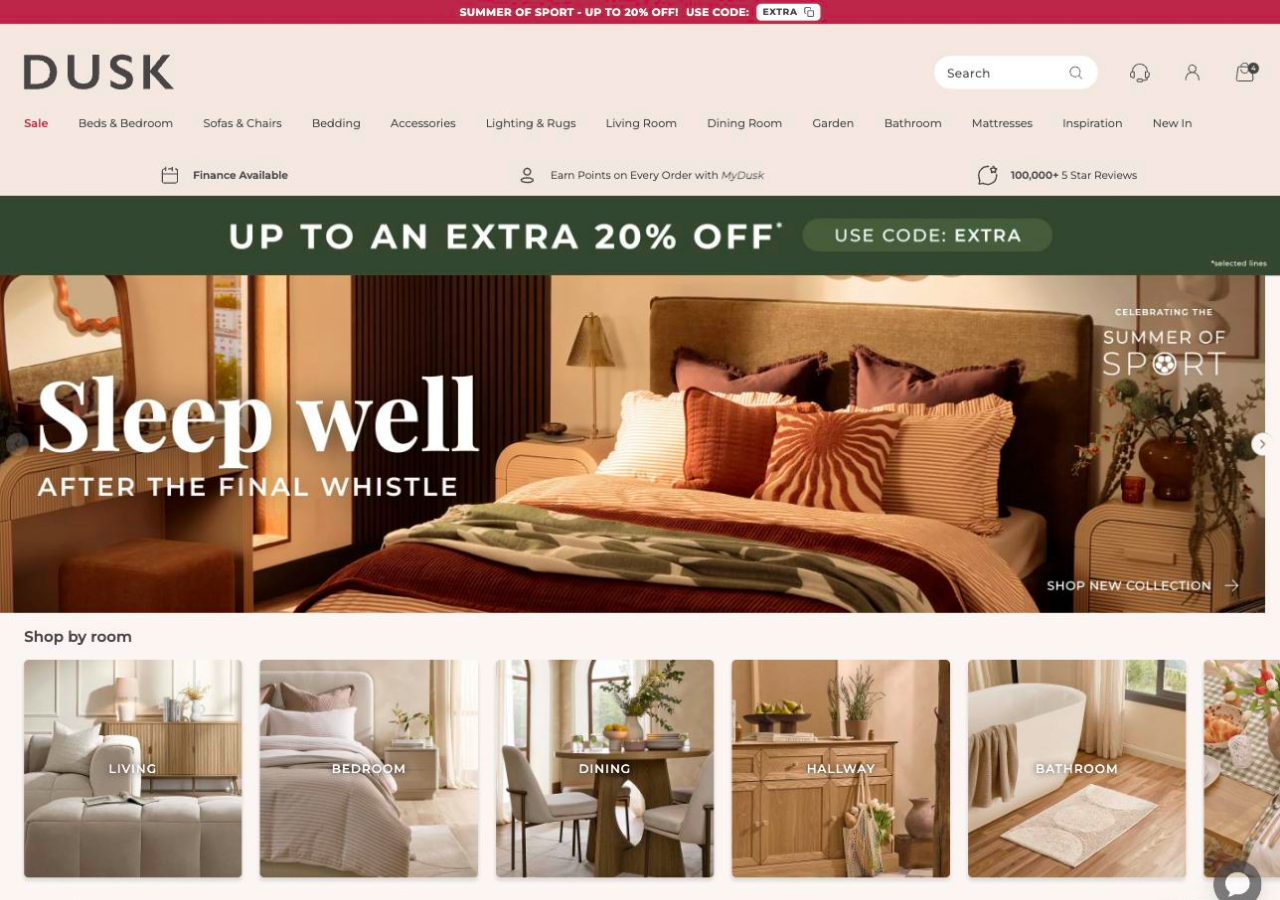
<file: index.html>
<!DOCTYPE html>
<html lang="en">
<head>
  <meta charset="UTF-8" />
  <meta name="viewport" content="width=device-width, initial-scale=1.0" />
  <title>DUSK — Luxury Sofas, Beautiful Beds &amp; Chic Homeware for Less</title>
  <style>
    *, *::before, *::after { box-sizing: border-box; margin: 0; padding: 0; }
    html, body {
      width: 100%;
      height: 100%;
      background: #f5f0eb;
      overflow: hidden;
    }
    .page-img {
      display: block;
      width: 100%;
      height: 100vh;
      object-fit: cover;
      object-position: top center;
      user-select: none;
      pointer-events: none;
    }
    /* Invisible clickable overlay for nav items */
    .nav-hotspot {
      position: fixed;
      cursor: pointer;
      z-index: 10;
    }
    .nav-hotspot:hover {
      background: rgba(71, 69, 70, 0.08);
      border-radius: 3px;
    }
  </style>
</head>
<body>

  <img class="page-img" src="dusk-screenshot.jpg" alt="DUSK Homepage" />

  <!-- Sofas & Chairs nav hotspot — positioned over the nav item in the screenshot -->
  <a href="sofa.html" class="nav-hotspot" style="left:16%; top:10%; width:7%; height:3.5%;" title="Sofas &amp; Chairs"></a>
  <!-- Search bar hotspot — links to help/search page -->
  <a href="search.html" class="nav-hotspot" style="left:70%; top:4.5%; width:13%; height:4%;" title="Help &amp; Search"></a>

  <!-- Ada widget -->
  <script>
    window.adaSettings = {
      handle: "dusk-ai-agent-demo",
      hideMask: false
    };
  </script>
  <script src="https://static.ada.support/embed2.js" async></script>

</body>
</html>
</file>
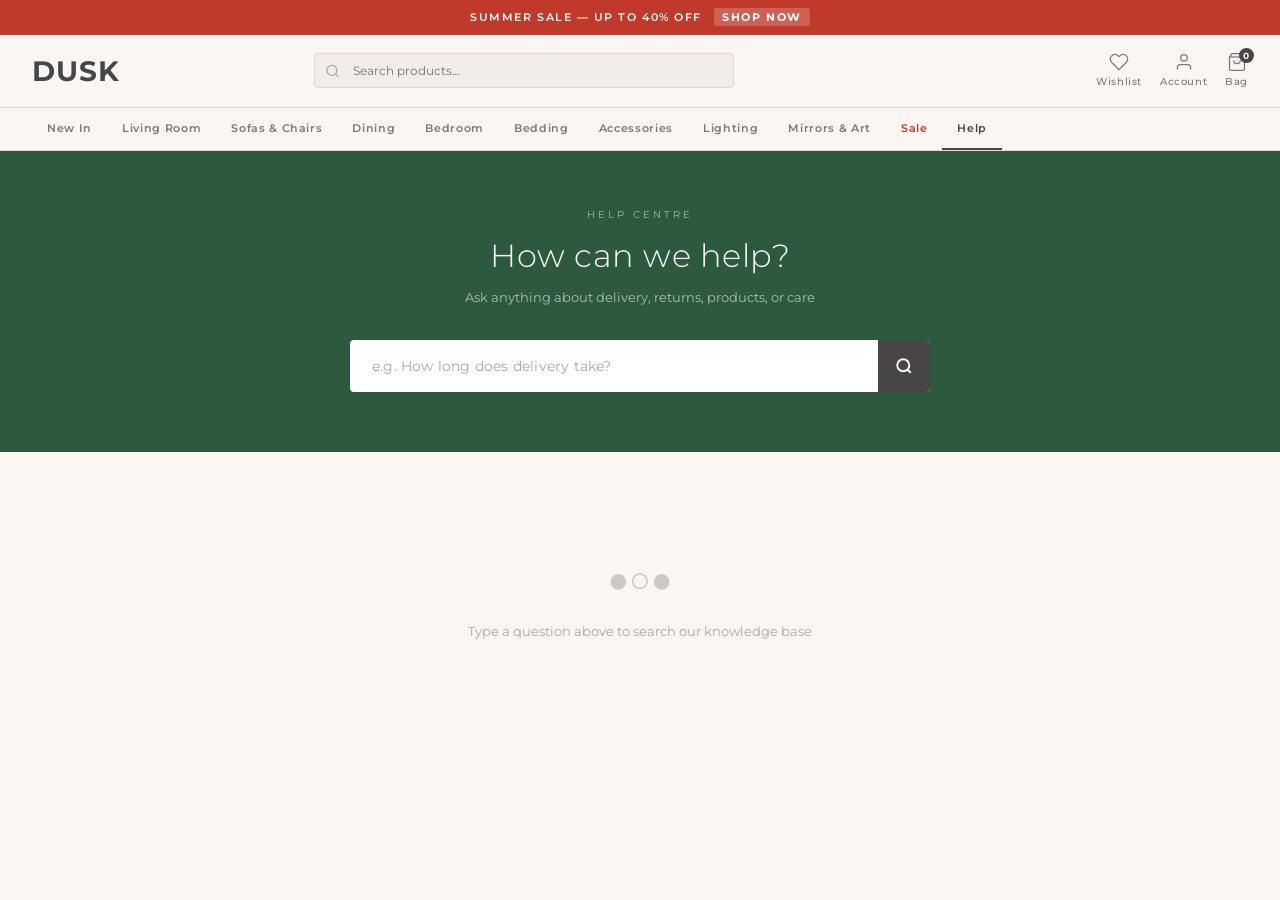
<file: search.html>
<!DOCTYPE html>
<html lang="en">
<head>
  <meta charset="UTF-8" />
  <meta name="viewport" content="width=device-width, initial-scale=1.0" />
  <title>Help &amp; Search – DUSK</title>
  <link rel="preconnect" href="https://fonts.googleapis.com">
  <link href="https://fonts.googleapis.com/css2?family=Montserrat:wght@300;400;500;600;700&display=swap" rel="stylesheet">
  <style>
    :root {
      --bg:       #faf6f3;
      --bg-2:     #f2ede8;
      --bg-3:     #e8e0d8;
      --ink:      #474546;
      --ink-2:    #7a7878;
      --ink-3:    #aaa8a8;
      --border:   #e0d8d0;
      --green:    #2d5a3d;
      --green-lt: #e8f0eb;
      --red:      #c0392b;
      --gold:     #d4a843;
      --ease:     cubic-bezier(0.22, 1, 0.36, 1);
    }
    *, *::before, *::after { box-sizing: border-box; margin: 0; padding: 0; }
    html { scroll-behavior: smooth; }
    body {
      font-family: 'Montserrat', Helvetica, Arial, sans-serif;
      background: var(--bg);
      color: var(--ink);
      font-size: 14px;
      line-height: 1.5;
      -webkit-font-smoothing: antialiased;
    }
    a { text-decoration: none; color: inherit; }
    button { cursor: pointer; font-family: inherit; }
    img { display: block; max-width: 100%; }

    /* ── Promo bar ── */
    .promo-bar {
      background: var(--red);
      color: #fff;
      text-align: center;
      padding: 9px 20px;
      font-size: 11px;
      font-weight: 600;
      letter-spacing: 0.14em;
      text-transform: uppercase;
    }
    .promo-bar strong { background: rgba(255,255,255,0.2); padding: 2px 8px; border-radius: 3px; margin-left: 8px; }

    /* ── Header ── */
    .site-header { background: var(--bg); border-bottom: 1px solid var(--border); }
    .header-inner {
      max-width: 1400px; margin: 0 auto; padding: 0 32px;
      display: flex; align-items: center; gap: 24px; height: 72px;
    }
    .logo { font-size: 28px; font-weight: 700; letter-spacing: 0.04em; color: var(--ink); flex-shrink: 0; }
    .header-search { flex: 1; max-width: 420px; margin: 0 auto; position: relative; }
    .header-search input {
      width: 100%; padding: 9px 14px 9px 38px;
      border: 1px solid var(--border); border-radius: 4px;
      font-family: inherit; font-size: 12px; background: var(--bg-2);
      color: var(--ink); outline: none;
    }
    .header-search input:focus { border-color: var(--ink-3); background: #fff; }
    .search-icon {
      position: absolute; left: 11px; top: 50%; transform: translateY(-50%);
      width: 15px; height: 15px; color: var(--ink-3); pointer-events: none;
    }
    .header-actions { display: flex; align-items: center; gap: 18px; margin-left: auto; }
    .header-actions a {
      display: flex; flex-direction: column; align-items: center; gap: 2px;
      font-size: 10px; font-weight: 500; letter-spacing: 0.06em;
      color: var(--ink-2); transition: color 120ms;
    }
    .header-actions a:hover { color: var(--ink); }
    .header-actions svg { width: 20px; height: 20px; }
    .bag-wrap { position: relative; }
    .bag-count {
      position: absolute; top: -4px; right: -6px;
      background: var(--ink); color: var(--bg);
      font-size: 9px; font-weight: 700;
      width: 15px; height: 15px; border-radius: 50%;
      display: flex; align-items: center; justify-content: center;
    }

    /* ── Main nav ── */
    .main-nav { border-bottom: 1px solid var(--border); background: var(--bg); }
    .nav-inner {
      max-width: 1400px; margin: 0 auto; padding: 0 32px;
      display: flex; align-items: center; overflow-x: auto; scrollbar-width: none;
    }
    .nav-inner::-webkit-scrollbar { display: none; }
    .nav-inner a {
      display: block; padding: 12px 15px;
      font-size: 11px; font-weight: 600; letter-spacing: 0.06em;
      white-space: nowrap; color: var(--ink-2);
      border-bottom: 2px solid transparent;
      transition: color 120ms, border-color 120ms;
    }
    .nav-inner a:hover { color: var(--ink); border-bottom-color: var(--ink); }
    .nav-inner a.active { color: var(--ink); border-bottom-color: var(--ink); }
    .nav-inner a.sale { color: var(--red); }
    .nav-inner a.sale:hover { border-bottom-color: var(--red); }

    /* ── Search hero ── */
    .search-hero {
      background: var(--green);
      padding: 56px 32px 60px;
      text-align: center;
    }
    .hero-eyebrow {
      font-size: 10px; letter-spacing: 3px; text-transform: uppercase;
      color: rgba(255,255,255,0.55); margin-bottom: 10px;
    }
    .hero-title {
      font-size: 32px; font-weight: 300; color: #fff;
      letter-spacing: 0.5px; margin-bottom: 8px;
    }
    .hero-sub {
      font-size: 13px; color: rgba(255,255,255,0.6);
      margin-bottom: 32px;
    }
    .hero-search-wrap {
      max-width: 580px; margin: 0 auto; position: relative;
    }
    .hero-search-input {
      width: 100%; height: 52px;
      border: none; border-radius: 4px;
      padding: 0 60px 0 22px;
      font-family: inherit; font-size: 14px;
      background: #fff; color: var(--ink); outline: none;
      letter-spacing: 0.2px;
    }
    .hero-search-input::placeholder { color: var(--ink-3); }
    .hero-search-btn {
      position: absolute; right: 0; top: 0;
      width: 52px; height: 52px;
      background: var(--ink); border: none;
      border-radius: 0 4px 4px 0;
      display: flex; align-items: center; justify-content: center;
      transition: background 140ms;
    }
    .hero-search-btn:hover { background: #2c2b2c; }
    .hero-search-btn svg { width: 18px; height: 18px; stroke: #fff; fill: none; }

    /* ── Results area ── */
    .results-wrap {
      max-width: 820px; margin: 0 auto; padding: 36px 32px 80px;
    }

    /* State: empty (initial) */
    .state-empty { text-align: center; padding: 64px 0; }
    .state-empty-icon { font-size: 36px; margin-bottom: 16px; opacity: 0.25; }
    .state-empty p { font-size: 13px; color: var(--ink-3); }

    /* State: loading */
    .state-loading { display: none; }
    .skeleton-card {
      background: #fff; border: 1px solid var(--border); border-radius: 4px;
      padding: 20px 24px; margin-bottom: 12px;
    }
    .skel {
      background: var(--bg-3); border-radius: 3px; animation: shimmer 1.4s infinite;
    }
    @keyframes shimmer {
      0%   { opacity: 0.5; }
      50%  { opacity: 1; }
      100% { opacity: 0.5; }
    }

    /* State: results */
    .state-results { display: none; }
    .results-meta {
      display: flex; align-items: center; justify-content: space-between;
      margin-bottom: 16px;
    }
    .results-query-label { font-size: 13px; color: var(--ink); }
    .results-query-label strong { font-weight: 600; }
    .results-source-label {
      font-size: 10px; color: var(--ink-3); letter-spacing: 0.5px;
      display: flex; align-items: center; gap: 5px;
    }
    .source-dot { width: 6px; height: 6px; border-radius: 50%; background: var(--green); }

    /* Large answer panel */
    .answer-panel {
      background: #fff; border: 1px solid var(--border); border-radius: 4px;
      padding: 28px 32px; margin-bottom: 16px;
    }
    .answer-label {
      font-size: 9px; letter-spacing: 2.5px; text-transform: uppercase;
      color: var(--green); margin-bottom: 16px;
    }
    .answer-body {
      font-size: 14px; color: var(--ink); line-height: 1.75;
      min-height: 80px;
    }
    .answer-body strong { font-weight: 600; }
    .answer-body em { font-style: italic; }
    .answer-body a { color: var(--green); text-decoration: underline; }
    .answer-body ul, .answer-body ol { margin: 10px 0 10px 20px; }
    .answer-body li { margin-bottom: 5px; }
    .answer-body p { margin-bottom: 10px; }
    .answer-body h1, .answer-body h2, .answer-body h3 {
      font-size: 15px; font-weight: 600; margin: 16px 0 6px;
    }
    .answer-cursor {
      display: inline-block; width: 2px; height: 14px;
      background: var(--ink-3); margin-left: 1px;
      animation: blink 0.8s steps(1) infinite; vertical-align: middle;
    }
    @keyframes blink { 0%,100% { opacity: 1; } 50% { opacity: 0; } }

    /* State: no results */
    .state-no-results { display: none; text-align: center; padding: 48px 0 32px; }
    .state-no-results p { font-size: 13px; color: var(--ink-2); line-height: 1.7; margin-bottom: 24px; }

    /* ── Escalation strip ── */
    .escalation-strip {
      display: none;
      background: var(--bg-2); border: 1px solid var(--border);
      border-radius: 4px; padding: 18px 24px;
      align-items: center; justify-content: space-between;
      gap: 16px; margin-top: 8px;
    }
    .escalation-strip.visible { display: flex; }
    .esc-text { font-size: 13px; color: var(--ink); line-height: 1.5; }
    .esc-text strong { color: var(--green); }
    .esc-btn {
      background: var(--green); color: #fff; border: none;
      padding: 10px 22px; font-size: 11px; letter-spacing: 1.5px;
      text-transform: uppercase; border-radius: 3px;
      font-family: inherit; font-weight: 600;
      white-space: nowrap; transition: background 140ms;
    }
    .esc-btn:hover { background: #234a31; }

    /* ── Ada chat panel (reused from sofa.html) ── */
    .ada-panel {
      position: fixed; top: 0; right: 0; bottom: 0; width: 420px;
      background: #fff; border-left: 1px solid var(--border);
      display: flex; flex-direction: column;
      transform: translateX(100%);
      transition: transform 400ms var(--ease);
      z-index: 500;
    }
    .ada-panel.open { transform: translateX(0); }
    .panel-header {
      padding: 18px 20px; border-bottom: 1px solid var(--border);
      display: flex; align-items: center; justify-content: space-between;
      background: var(--bg); flex-shrink: 0;
    }
    .panel-brand { font-size: 15px; font-weight: 700; letter-spacing: 0.04em; color: var(--ink); }
    .panel-subtitle { font-size: 11px; color: var(--ink-3); margin-top: 1px; letter-spacing: 0.05em; }
    .panel-status { display: flex; align-items: center; gap: 6px; font-size: 11px; color: var(--ink-3); margin-left: auto; margin-right: 16px; }
    .status-dot { width: 7px; height: 7px; border-radius: 50%; background: #ccc; }
    .status-dot.live { background: var(--green); box-shadow: 0 0 0 2px rgba(45,90,61,0.2); animation: pulse 2s infinite; }
    @keyframes pulse { 0%,100% { box-shadow: 0 0 0 2px rgba(45,90,61,0.2); } 50% { box-shadow: 0 0 0 4px rgba(45,90,61,0.12); } }
    .panel-close {
      width: 32px; height: 32px; border-radius: 50%;
      background: none; border: 1px solid var(--border);
      display: flex; align-items: center; justify-content: center;
      color: var(--ink-2); transition: background 120ms;
    }
    .panel-close:hover { background: var(--bg-2); }
    .panel-close svg { width: 14px; height: 14px; }
    .panel-context {
      padding: 10px 20px; border-bottom: 1px solid var(--border);
      background: var(--green-lt); flex-shrink: 0;
      font-size: 11px; color: var(--green); font-weight: 500;
    }
    .panel-messages {
      flex: 1; overflow-y: auto; padding: 20px;
      display: flex; flex-direction: column; gap: 14px;
    }
    .panel-messages::-webkit-scrollbar { width: 4px; }
    .panel-messages::-webkit-scrollbar-track { background: transparent; }
    .panel-messages::-webkit-scrollbar-thumb { background: var(--bg-3); border-radius: 2px; }
    .msg { max-width: 85%; display: flex; flex-direction: column; gap: 4px; }
    .msg.bot { align-self: flex-start; }
    .msg.user { align-self: flex-end; }
    .msg-bubble {
      padding: 10px 14px; border-radius: 4px;
      font-size: 13px; line-height: 1.55;
    }
    .msg.bot .msg-bubble { background: var(--bg-2); color: var(--ink); }
    .msg.user .msg-bubble { background: var(--ink); color: #fff; }
    .msg-bubble a { color: var(--green); text-decoration: underline; }
    .msg.user .msg-bubble a { color: rgba(255,255,255,0.8); }
    .msg-bubble strong { font-weight: 600; }
    .msg-bubble ul { margin: 6px 0 4px 18px; }
    .msg-bubble li { margin-bottom: 3px; }
    .typing-bubble { display: none; align-self: flex-start; background: var(--bg-2); border-radius: 4px; padding: 10px 14px; }
    .typing-bubble.visible { display: flex; gap: 4px; align-items: center; }
    .typing-dot { width: 6px; height: 6px; border-radius: 50%; background: var(--ink-3); animation: typingBounce 1.2s infinite; }
    .typing-dot:nth-child(2) { animation-delay: 0.2s; }
    .typing-dot:nth-child(3) { animation-delay: 0.4s; }
    @keyframes typingBounce { 0%,80%,100% { transform: translateY(0); } 40% { transform: translateY(-5px); } }
    .panel-input-row {
      padding: 16px 20px; border-top: 1px solid var(--border);
      display: flex; gap: 10px; background: var(--bg); flex-shrink: 0;
    }
    .panel-textarea {
      flex: 1; padding: 10px 14px; border: 1px solid var(--border);
      border-radius: 4px; font-family: inherit; font-size: 13px;
      background: #fff; color: var(--ink); resize: none;
      min-height: 42px; max-height: 120px; outline: none;
      transition: border-color 140ms;
    }
    .panel-textarea:focus { border-color: var(--ink-3); }
    .panel-send {
      width: 42px; height: 42px; flex-shrink: 0;
      background: var(--green); border: none; border-radius: 4px;
      display: flex; align-items: center; justify-content: center;
      transition: background 140ms;
    }
    .panel-send:hover { background: #234a31; }
    .panel-send svg { width: 16px; height: 16px; stroke: #fff; fill: none; }
    .panel-hint {
      text-align: center; padding: 6px 20px 12px;
      font-size: 10px; color: var(--ink-3); letter-spacing: 0.4px;
      background: var(--bg); flex-shrink: 0;
    }
  </style>
</head>
<body>

  <!-- Promo bar -->
  <div class="promo-bar">Summer sale — up to 40% off <strong>Shop now</strong></div>

  <!-- Header -->
  <header class="site-header">
    <div class="header-inner">
      <a href="index.html" class="logo">DUSK</a>
      <div class="header-search">
        <svg class="search-icon" viewBox="0 0 24 24" fill="none" stroke="currentColor" stroke-width="2"><circle cx="11" cy="11" r="8"/><path d="m21 21-4.35-4.35"/></svg>
        <input type="text" placeholder="Search products…" />
      </div>
      <div class="header-actions">
        <a href="#">
          <svg viewBox="0 0 24 24" fill="none" stroke="currentColor" stroke-width="1.5"><path d="M20.84 4.61a5.5 5.5 0 0 0-7.78 0L12 5.67l-1.06-1.06a5.5 5.5 0 0 0-7.78 7.78l1.06 1.06L12 21.23l7.78-7.78 1.06-1.06a5.5 5.5 0 0 0 0-7.78z"/></svg>
          Wishlist
        </a>
        <a href="#">
          <svg viewBox="0 0 24 24" fill="none" stroke="currentColor" stroke-width="1.5"><path d="M20 21v-2a4 4 0 0 0-4-4H8a4 4 0 0 0-4 4v2"/><circle cx="12" cy="7" r="4"/></svg>
          Account
        </a>
        <a href="#" class="bag-wrap">
          <svg viewBox="0 0 24 24" fill="none" stroke="currentColor" stroke-width="1.5"><path d="M6 2 3 6v14a2 2 0 0 0 2 2h14a2 2 0 0 0 2-2V6l-3-4z"/><line x1="3" y1="6" x2="21" y2="6"/><path d="M16 10a4 4 0 0 1-8 0"/></svg>
          <span class="bag-count">0</span>
          Bag
        </a>
      </div>
    </div>
  </header>

  <!-- Main nav -->
  <nav class="main-nav">
    <div class="nav-inner">
      <a href="#">New In</a>
      <a href="#">Living Room</a>
      <a href="sofa.html">Sofas &amp; Chairs</a>
      <a href="#">Dining</a>
      <a href="#">Bedroom</a>
      <a href="#">Bedding</a>
      <a href="#">Accessories</a>
      <a href="#">Lighting</a>
      <a href="#">Mirrors &amp; Art</a>
      <a href="#" class="sale">Sale</a>
      <a href="search.html" class="active">Help</a>
    </div>
  </nav>

  <!-- Search hero -->
  <section class="search-hero">
    <div class="hero-eyebrow">Help centre</div>
    <h1 class="hero-title">How can we help?</h1>
    <p class="hero-sub">Ask anything about delivery, returns, products, or care</p>
    <div class="hero-search-wrap">
      <input id="heroInput" class="hero-search-input" type="text" placeholder="e.g. How long does delivery take?" autocomplete="off" />
      <button class="hero-search-btn" id="heroBtn" aria-label="Search">
        <svg viewBox="0 0 24 24" stroke-width="2.5"><circle cx="11" cy="11" r="8"/><path d="m21 21-4.35-4.35"/></svg>
      </button>
    </div>
  </section>

  <!-- Results -->
  <div class="results-wrap">

    <!-- Empty state -->
    <div class="state-empty" id="stateEmpty">
      <div class="state-empty-icon">&#9679;&#9675;&#9679;</div>
      <p>Type a question above to search our knowledge base</p>
    </div>

    <!-- Loading state -->
    <div class="state-loading" id="stateLoading">
      <div class="skeleton-card">
        <div class="skel" style="width:60px;height:18px;margin-bottom:10px;"></div>
        <div class="skel" style="width:70%;height:16px;margin-bottom:8px;"></div>
        <div class="skel" style="width:100%;height:12px;margin-bottom:6px;"></div>
        <div class="skel" style="width:85%;height:12px;"></div>
      </div>
      <div class="skeleton-card">
        <div class="skel" style="width:60px;height:18px;margin-bottom:10px;"></div>
        <div class="skel" style="width:55%;height:16px;margin-bottom:8px;"></div>
        <div class="skel" style="width:100%;height:12px;margin-bottom:6px;"></div>
        <div class="skel" style="width:90%;height:12px;"></div>
      </div>
    </div>

    <!-- Results state -->
    <div class="state-results" id="stateResults">
      <div class="results-meta">
        <div class="results-query-label">Answer for <strong id="resultsQueryLabel"></strong></div>
        <div class="results-source-label"><div class="source-dot"></div> Via Ada AI</div>
      </div>
      <div class="answer-panel">
        <div class="answer-label">Home Advisor</div>
        <div class="answer-body" id="answerBody"></div>
      </div>
      <div class="escalation-strip" id="escStrip">
        <div class="esc-text">Want to discuss further? <strong>Ask our Home Advisor</strong> directly.</div>
        <button class="esc-btn" id="escBtn">Start chat</button>
      </div>
    </div>

    <!-- No results state -->
    <div class="state-no-results" id="stateNoResults">
      <p>We couldn't find a direct answer to that.<br>Our Home Advisor can help you in real time.</p>
      <button class="esc-btn" id="escBtnNoResults" style="margin:0 auto;">Chat with us</button>
    </div>

  </div>

  <!-- Ada chat panel -->
  <div class="ada-panel" id="adaPanel">
    <div class="panel-header">
      <div>
        <div class="panel-brand">DUSK</div>
        <div class="panel-subtitle">Home Advisor</div>
      </div>
      <div class="panel-status">
        <div class="status-dot" id="statusDot"></div>
        <span id="statusLabel">Connecting…</span>
      </div>
      <button class="panel-close" id="panelClose" aria-label="Close chat">
        <svg viewBox="0 0 24 24" fill="none" stroke="currentColor" stroke-width="2"><path d="M18 6 6 18M6 6l12 12"/></svg>
      </button>
    </div>
    <div class="panel-context" id="panelContext" style="display:none"></div>
    <div class="panel-messages" id="panelMessages">
      <div class="typing-bubble" id="typingBubble">
        <div class="typing-dot"></div><div class="typing-dot"></div><div class="typing-dot"></div>
      </div>
    </div>
    <div class="panel-input-row">
      <textarea class="panel-textarea" id="panelTextarea" rows="1" placeholder="Type your question…"></textarea>
      <button class="panel-send" id="panelSend" aria-label="Send">
        <svg viewBox="0 0 24 24" stroke-width="2"><line x1="22" y1="2" x2="11" y2="13"/><polygon points="22 2 15 22 11 13 2 9 22 2"/></svg>
      </button>
    </div>
    <div class="panel-hint">Powered by Ada &middot; Live agent available</div>
  </div>

  <!-- Ada headless SDK -->
  <script>
    window.adaSettings = {
      handle: 'dusk-ai-agent-demo',
      headless: true,
      enableProgrammaticControl: true,
      metaFields: { page_type: 'search' }
    };
  </script>
  <script src="https://static.ada.support/embed2.js" async></script>

  <script>
    // ── State ──
    let adaReady = false;
    let adaWarmedUp = false;
    let pendingQuery = null;
    let lastQuery = '';
    let seenMsgIds = new Set();
    let panelSeeded = false;

    // ── Elements ──
    const heroInput   = document.getElementById('heroInput');
    const heroBtn     = document.getElementById('heroBtn');
    const stateEmpty  = document.getElementById('stateEmpty');
    const stateLoad   = document.getElementById('stateLoading');
    const stateRes    = document.getElementById('stateResults');
    const stateNone   = document.getElementById('stateNoResults');
    const resQuery    = document.getElementById('resultsQueryLabel');
    const answerBody  = document.getElementById('answerBody');
    const adaPanel    = document.getElementById('adaPanel');
    const panelMsgs   = document.getElementById('panelMessages');
    const typingBub   = document.getElementById('typingBubble');
    const statusDot   = document.getElementById('statusDot');
    const statusLabel = document.getElementById('statusLabel');
    const panelCtx    = document.getElementById('panelContext');
    const textarea    = document.getElementById('panelTextarea');

    // ── Ada SDK initialisation ──
    function waitForAda(cb) {
      if (window.adaEmbed && window.adaEmbed.subscribeEvent) { cb(); return; }
      setTimeout(() => waitForAda(cb), 200);
    }

    function onAdaReady() {
      if (adaReady) return;
      adaReady = true;
      statusDot.classList.add('live');
      statusLabel.textContent = 'Live';
      // Pre-warm: silently reset the conversation so Ada has a fresh session ready
      // This means the user's first real search hits an already-initialized bot
      if (!adaWarmedUp) {
        adaWarmedUp = true;
        adaEmbed.reset({ resetChatter: false }).catch(() => {});
      }
      if (pendingQuery) {
        const q = pendingQuery;
        pendingQuery = null;
        sendSearch(q);
      }
    }

    waitForAda(() => {
      adaEmbed.subscribeEvent('ada:ready', onAdaReady);

      // Fallback: poll getMessages() in case ada:ready fired before subscription
      const readyPoll = setInterval(() => {
        if (adaReady) { clearInterval(readyPoll); return; }
        adaEmbed.getMessages().then(() => {
          clearInterval(readyPoll);
          onAdaReady();
        }).catch(() => {});
      }, 500);

      adaEmbed.subscribeEvent('ada:typing:start', () => {
        typingBub.classList.add('visible');
        scrollMessages();
      });

      adaEmbed.subscribeEvent('ada:message:received', (e) => {
        typingBub.classList.remove('visible');
        const msg = e && e.message ? e.message : e;
        if (!msg || msg.role === 'user') return;
        if (seenMsgIds.has(msg.id)) return;
        seenMsgIds.add(msg.id);

        if (adaPanel.classList.contains('open')) {
          appendMessage('bot', msg.body || '');
        } else if (lastQuery && !isAdaGreeting(msg.body || '')) {
          handleSearchResult(msg.body || '');
        }
      });
    });

    // ── Search flow ──
    function doSearch(q) {
      q = q.trim();
      if (!q) return;
      lastQuery = q;
      panelSeeded = false;
      showState('loading');

      if (adaReady) {
        sendSearch(q);
      } else {
        pendingQuery = q;
      }
    }

    function sendSearch(q) {
      seenMsgIds = new Set();
      adaEmbed.sendMessage(q).catch(() => showState('none'));
    }

    // ── Answer rendering ──
    function handleSearchResult(body) {
      if (!body || !body.trim()) { showState('none'); return; }

      lastSearchAnswer = body;
      resQuery.textContent = '"' + lastQuery + '"';
      answerBody.innerHTML = '';
      showState('results');
      document.getElementById('escStrip').classList.add('visible');
      streamAnswer(renderMarkdown(body));
    }

    // Typewriter-stream the rendered HTML into answerBody
    function streamAnswer(html) {
      const temp = document.createElement('div');
      temp.innerHTML = html;
      const text = temp.innerHTML;
      answerBody.innerHTML = '';

      // Add blinking cursor
      const cursor = document.createElement('span');
      cursor.className = 'answer-cursor';
      answerBody.appendChild(cursor);

      let i = 0;
      const CHUNK = 6; // characters per tick
      const DELAY = 12; // ms per tick — fast enough to feel live

      function tick() {
        if (i >= text.length) {
          cursor.remove();
          return;
        }
        i = Math.min(i + CHUNK, text.length);
        // Set innerHTML up to current position, keeping cursor at end
        answerBody.innerHTML = text.substring(0, i);
        answerBody.appendChild(cursor);
        setTimeout(tick, DELAY);
      }
      tick();
    }

    // ── Markdown renderer (for panel) ──
    function renderMarkdown(text) {
      return text
        .replace(/&/g,'&amp;').replace(/</g,'&lt;').replace(/>/g,'&gt;')
        .replace(/\*\*(.+?)\*\*/g,'<strong>$1</strong>')
        .replace(/\*(.+?)\*/g,'<em>$1</em>')
        .replace(/`(.+?)`/g,'<code>$1</code>')
        .replace(/\[([^\]]+)\]\(([^)]+)\)/g,'<a href="$2" target="_blank">$1</a>')
        .replace(/^[-*]\s+(.+)/gm,'<li>$1</li>')
        .replace(/(<li>.*<\/li>)/s,'<ul>$1</ul>')
        .replace(/\n/g,'<br>');
    }

    // ── Panel helpers ──
    function appendMessage(role, text) {
      const div = document.createElement('div');
      div.className = 'msg ' + role;
      const bub = document.createElement('div');
      bub.className = 'msg-bubble';
      bub.innerHTML = role === 'bot' ? renderMarkdown(text) : escHtml(text);
      div.appendChild(bub);
      panelMsgs.insertBefore(div, typingBub);
      scrollMessages();
    }

    function scrollMessages() {
      panelMsgs.scrollTop = panelMsgs.scrollHeight;
    }

    let lastSearchAnswer = '';

    function openPanel(seedQuery) {
      adaPanel.classList.add('open');
      if (!panelSeeded) {
        panelSeeded = true;
        const q = seedQuery || lastQuery;
        if (q) {
          panelCtx.textContent = 'Continuing: "' + q + '"';
          panelCtx.style.display = 'block';
          appendMessage('user', q);
          if (lastSearchAnswer) {
            appendMessage('bot', lastSearchAnswer);
          } else if (adaReady) {
            adaEmbed.sendMessage(q);
          }
        } else if (adaReady) {
          setTimeout(() => adaEmbed.sendMessage('hello'), 600);
        }
      }
    }

    function closePanel() {
      adaPanel.classList.remove('open');
    }

    // ── Show/hide states ──
    function showState(name) {
      stateEmpty.style.display = name === 'empty'   ? 'block' : 'none';
      stateLoad.style.display  = name === 'loading' ? 'block' : 'none';
      stateRes.style.display   = name === 'results' ? 'block' : 'none';
      stateNone.style.display  = name === 'none'    ? 'block' : 'none';
    }

    // ── Event wiring ──
    heroBtn.addEventListener('click', () => doSearch(heroInput.value));
    heroInput.addEventListener('keydown', e => { if (e.key === 'Enter') doSearch(heroInput.value); });

    // Debounce-prefetch: silently send to Ada while the user is still typing,
    // so the answer is in-flight (or already back) by the time they hit Search
    let prefetchTimer = null;
    let prefetchedQuery = '';
    heroInput.addEventListener('input', () => {
      clearTimeout(prefetchTimer);
      const q = heroInput.value.trim();
      if (!q || q.length < 8 || !adaReady) return;
      prefetchTimer = setTimeout(() => {
        if (q === prefetchedQuery) return;
        prefetchedQuery = q;
        lastQuery = q;
        lastSearchAnswer = '';
        seenMsgIds = new Set();
        adaEmbed.sendMessage(q).catch(() => {});
      }, 600);
    });

    document.getElementById('escBtn').addEventListener('click', () => openPanel());
    document.getElementById('escBtnNoResults').addEventListener('click', () => openPanel());
    document.getElementById('panelClose').addEventListener('click', closePanel);

    document.getElementById('panelSend').addEventListener('click', sendPanelMessage);
    textarea.addEventListener('keydown', e => {
      if (e.key === 'Enter' && !e.shiftKey) { e.preventDefault(); sendPanelMessage(); }
    });
    textarea.addEventListener('input', () => {
      textarea.style.height = 'auto';
      textarea.style.height = Math.min(textarea.scrollHeight, 120) + 'px';
    });

    function isAdaGreeting(body) {
      return /^hi\b|i'm dawn|i can help you track|how can i help you today/i.test(body.trim());
    }

    function escHtml(s) {
      return s.replace(/&/g,'&amp;').replace(/</g,'&lt;').replace(/>/g,'&gt;').replace(/"/g,'&quot;');
    }

    function sendPanelMessage() {
      const text = textarea.value.trim();
      if (!text || !adaReady) return;
      appendMessage('user', text);
      textarea.value = '';
      textarea.style.height = 'auto';
      adaEmbed.sendMessage(text);
    }
  </script>

</body>
</html>
</file>
